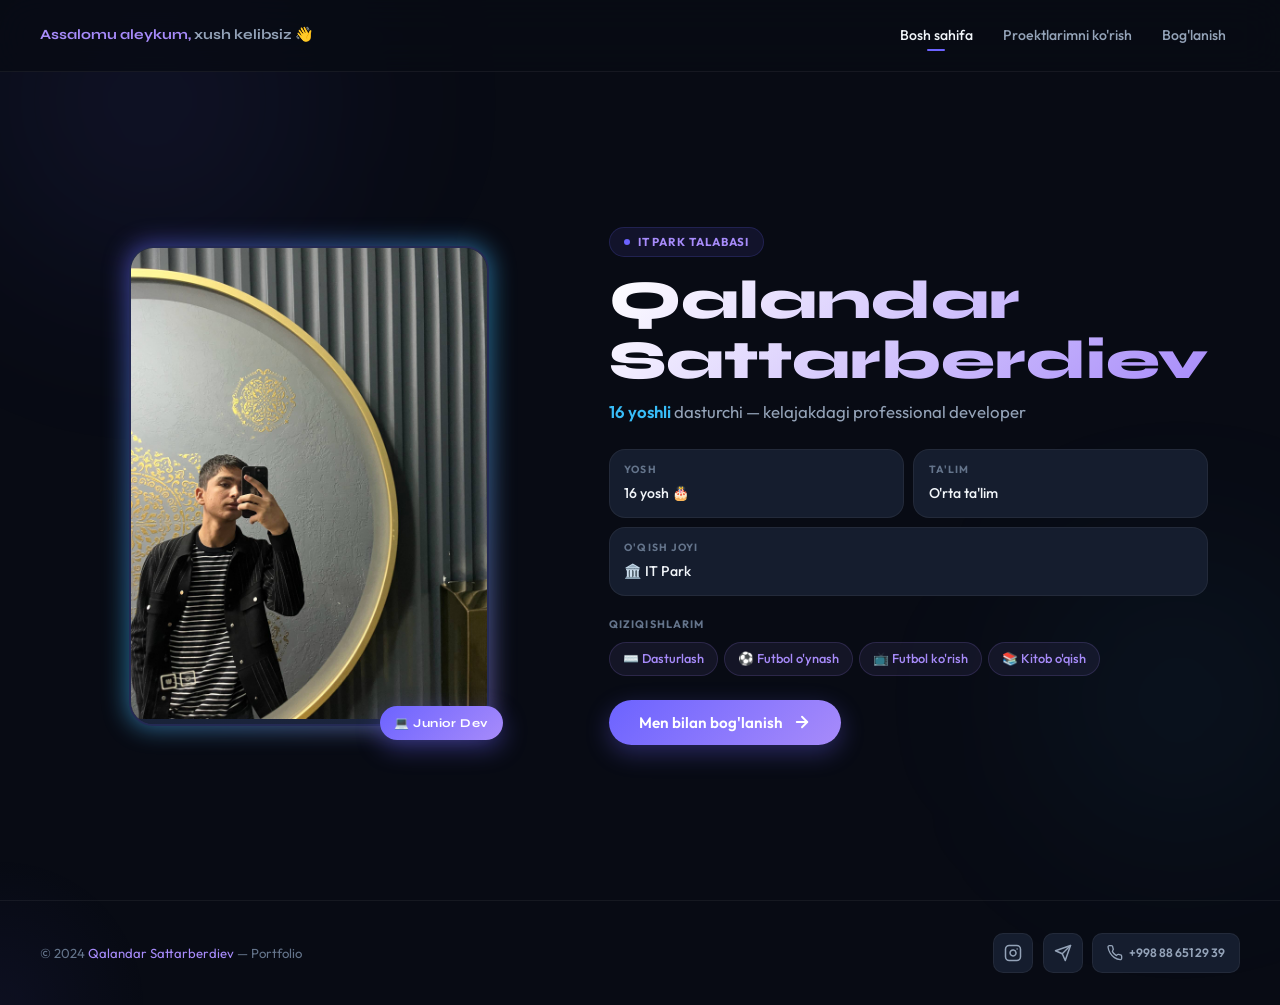
<file: index.html>
<!DOCTYPE html>
<html lang="uz">
<head>
<meta charset="UTF-8"/>
<meta name="viewport" content="width=device-width, initial-scale=1.0"/>
<title>Qalandar Sattarberdiev — Portfolio</title>
<link rel="preconnect" href="https://fonts.googleapis.com"/>
<link rel="preconnect" href="https://fonts.gstatic.com" crossorigin/>
<link href="https://fonts.googleapis.com/css2?family=Syne:wght@700;800&family=Outfit:wght@400;500;600&display=swap" rel="stylesheet"/>
<style>
/* ===== VARIABLES ===== */
:root {
  --bg:#080b14; --bg2:#0d1120; --surface:#151d2e; --surface2:#1c2640;
  --accent:#6c63ff; --accent2:#a78bfa; --accent3:#38bdf8;
  --text:#f1f5f9; --text2:#94a3b8; --text3:#64748b;
  --border:rgba(108,99,255,0.18); --border2:rgba(255,255,255,0.06);
  --radius:16px; --radius2:24px;
  --font-d:'Syne',sans-serif; --font-b:'Outfit',sans-serif;
  --ease:0.3s cubic-bezier(0.4,0,0.2,1);
  --hh:64px; /* header height */
}

/* ===== RESET ===== */
*,*::before,*::after{box-sizing:border-box;margin:0;padding:0}
html{scroll-behavior:smooth;-webkit-text-size-adjust:100%}
body{font-family:var(--font-b);background:var(--bg);color:var(--text);min-height:100vh;overflow-x:hidden;line-height:1.6}
a{text-decoration:none;color:inherit}
img{max-width:100%;height:auto;display:block}
button{cursor:pointer;font-family:inherit;border:none;background:none}
::-webkit-scrollbar{width:5px}
::-webkit-scrollbar-track{background:var(--bg)}
::-webkit-scrollbar-thumb{background:var(--accent);border-radius:3px}

/* ===== BG BLOBS ===== */
.blob{position:fixed;border-radius:50%;filter:blur(90px);pointer-events:none;z-index:0;animation:blobf 8s ease-in-out infinite alternate}
.blob1{width:min(500px,80vw);height:min(500px,80vw);background:radial-gradient(circle,rgba(108,99,255,.12),transparent 70%);top:-150px;left:-100px}
.blob2{width:min(400px,70vw);height:min(400px,70vw);background:radial-gradient(circle,rgba(56,189,248,.08),transparent 70%);bottom:0;right:-100px;animation-delay:-3s}
@keyframes blobf{to{transform:translateY(-28px) scale(1.04)}}

/* ===== HEADER ===== */
header{
  position:fixed;top:0;left:0;right:0;z-index:1000;
  height:var(--hh);padding:0 clamp(1rem,4vw,2rem);
  background:rgba(8,11,20,.82);
  backdrop-filter:blur(20px);-webkit-backdrop-filter:blur(20px);
  border-bottom:1px solid var(--border2);
  transition:background .3s,box-shadow .3s;
}
header.scrolled{background:rgba(8,11,20,.97);box-shadow:0 8px 32px rgba(0,0,0,.5)}
.h-inner{max-width:1200px;margin:0 auto;height:100%;display:flex;align-items:center;justify-content:space-between;gap:1rem}

.h-greeting{font-family:var(--font-d);font-size:clamp(.7rem,1.4vw,.88rem);font-weight:700;color:var(--text2);white-space:nowrap;display:none}
.h-greeting span{color:var(--accent2)}
.h-brand{font-family:var(--font-d);font-size:1rem;font-weight:800;background:linear-gradient(135deg,var(--accent),var(--accent2));-webkit-background-clip:text;-webkit-text-fill-color:transparent;background-clip:text;flex:1}

/* Desktop nav */
nav{display:none;align-items:center;gap:.2rem}
.nl{font-family:var(--font-b);font-size:.88rem;font-weight:500;color:var(--text2);padding:.45rem .85rem;border-radius:8px;transition:color var(--ease);position:relative;white-space:nowrap}
.nl::after{content:'';position:absolute;bottom:3px;left:50%;transform:translateX(-50%) scaleX(0);width:18px;height:2px;background:var(--accent);border-radius:2px;transition:transform var(--ease)}
.nl:hover,.nl.active{color:var(--text)}
.nl:hover::after,.nl.active::after{transform:translateX(-50%) scaleX(1)}

/* ===== HAMBURGER ===== */
.hbg{
  display:flex;flex-direction:column;justify-content:center;
  gap:5px;padding:8px;width:40px;height:40px;flex-shrink:0;
  background:rgba(108,99,255,.1);border:1px solid var(--border);
  border-radius:10px;transition:background var(--ease),border-color var(--ease);
}
.hbg:hover{background:rgba(108,99,255,.18);border-color:var(--border)}
.hbg span{
  display:block;width:20px;height:2px;
  background:var(--text);border-radius:2px;
  transition:transform .3s ease,opacity .3s ease;
  transform-origin:center;
}
/* X animation */
.hbg.open span:nth-child(1){transform:translateY(7px) rotate(45deg)}
.hbg.open span:nth-child(2){opacity:0;transform:scaleX(0)}
.hbg.open span:nth-child(3){transform:translateY(-7px) rotate(-45deg)}

/* ===== MOBILE NAV ===== */
.mnav{
  display:flex;flex-direction:column;gap:.3rem;
  position:fixed;top:var(--hh);left:0;right:0;
  background:rgba(8,11,20,.98);
  backdrop-filter:blur(28px);-webkit-backdrop-filter:blur(28px);
  border-bottom:1px solid var(--border2);
  padding:1rem 1.25rem 1.75rem;
  z-index:998;
  /* HIDDEN STATE */
  visibility:hidden;
  opacity:0;
  transform:translateY(-14px);
  pointer-events:none;
  transition:opacity .28s cubic-bezier(.4,0,.2,1),
             transform .28s cubic-bezier(.4,0,.2,1),
             visibility 0s linear .28s;
}
/* OPEN STATE */
.mnav.open{
  visibility:visible;
  opacity:1;
  transform:translateY(0);
  pointer-events:auto;
  transition:opacity .28s cubic-bezier(.4,0,.2,1),
             transform .28s cubic-bezier(.4,0,.2,1),
             visibility 0s linear 0s;
}
.mnav-top{
  font-family:var(--font-d);font-size:.72rem;font-weight:700;
  color:var(--accent2);letter-spacing:.1em;text-transform:uppercase;
  padding:.2rem .5rem .4rem;opacity:.7;
}
.mnav-line{height:1px;background:var(--border2);margin-bottom:.3rem}
.mnav .nl{
  display:flex;align-items:center;gap:.7rem;
  font-size:1rem;font-weight:500;
  padding:.9rem 1rem;border-radius:12px;
  border:1px solid transparent;color:var(--text2);
  transition:background var(--ease),border-color var(--ease),color var(--ease),transform .2s;
}
.mnav .nl::after{display:none}
.mnav .nl:hover{color:var(--text);background:rgba(108,99,255,.08);border-color:var(--border);transform:translateX(4px)}
.mnav .nl.active{color:var(--text);background:rgba(108,99,255,.12);border-color:rgba(108,99,255,.25)}

/* Overlay backdrop */
.moverlay{
  position:fixed;inset:0;top:var(--hh);
  background:rgba(0,0,0,.55);
  backdrop-filter:blur(2px);-webkit-backdrop-filter:blur(2px);
  z-index:997;
  visibility:hidden;opacity:0;
  transition:opacity .28s ease,visibility 0s linear .28s;
}
.moverlay.open{visibility:visible;opacity:1;transition:opacity .28s ease,visibility 0s linear 0s}

/* ===== MAIN ===== */
main{position:relative;z-index:1;padding-top:var(--hh)}
.page{display:none}
.page.active{display:block}
.wrap{max-width:1200px;margin:0 auto;padding:clamp(2rem,5vw,5rem) clamp(1rem,5vw,2rem)}

/* ===== HOME ===== */
.home-sec{min-height:calc(100svh - var(--hh));display:flex;align-items:center}
.hgrid{display:grid;grid-template-columns:1fr;gap:clamp(1.5rem,4vw,2.5rem);align-items:center;width:100%}
.img-side{display:flex;justify-content:center;order:-1;animation:fadeL .75s ease both}
.pcard{position:relative;width:100%;max-width:clamp(180px,50vw,280px)}
.pglow{position:absolute;inset:-2px;border-radius:var(--radius2);background:linear-gradient(135deg,var(--accent),var(--accent3),var(--accent2));opacity:.55;filter:blur(12px);z-index:0;animation:gp 3s ease-in-out infinite}
@keyframes gp{0%,100%{opacity:.38;filter:blur(12px)}50%{opacity:.68;filter:blur(22px)}}
.pimgw{position:relative;z-index:1;border-radius:var(--radius2);overflow:hidden;border:2px solid var(--border);background:var(--surface);aspect-ratio:3/4}
.pph{width:100%;height:100%;min-height:200px;background:linear-gradient(135deg,var(--surface),var(--surface2));display:flex;flex-direction:column;align-items:center;justify-content:center;gap:.75rem;color:var(--text3)}
.pph svg{opacity:.35;width:clamp(40px,10vw,70px);height:auto}
.pbadge{position:absolute;bottom:-12px;right:-10px;background:linear-gradient(135deg,var(--accent),var(--accent2));color:#fff;font-family:var(--font-d);font-size:clamp(.6rem,1.5vw,.75rem);font-weight:700;padding:.45rem .85rem;border-radius:50px;letter-spacing:.05em;box-shadow:0 8px 24px rgba(108,99,255,.4);z-index:2;white-space:nowrap}

.info-side{text-align:center;animation:fadeR .75s ease both .18s}
.tag{display:inline-flex;align-items:center;gap:.5rem;background:rgba(108,99,255,.1);border:1px solid var(--border);color:var(--accent2);font-size:.72rem;font-weight:700;padding:.3rem .85rem;border-radius:50px;margin-bottom:.85rem;letter-spacing:.08em;text-transform:uppercase}
.tagdot{width:6px;height:6px;background:var(--accent);border-radius:50%;animation:pulse 2s infinite}
@keyframes pulse{0%,100%{opacity:1;transform:scale(1)}50%{opacity:.45;transform:scale(.75)}}
.hname{font-family:var(--font-d);font-size:clamp(1.8rem,6vw,3.4rem);font-weight:800;line-height:1.1;margin-bottom:.5rem;background:linear-gradient(135deg,#fff,var(--accent2));-webkit-background-clip:text;-webkit-text-fill-color:transparent;background-clip:text}
.hsub{font-size:clamp(.88rem,2vw,1.05rem);color:var(--text2);margin-bottom:1.5rem}
.hsub strong{color:var(--accent3);font-weight:600}

.igrid{display:grid;grid-template-columns:1fr 1fr;gap:.6rem;margin-bottom:1.25rem}
.iitem{background:var(--surface);border:1px solid var(--border2);border-radius:var(--radius);padding:.75rem .9rem;transition:border-color var(--ease),background var(--ease),transform var(--ease)}
.iitem:hover{border-color:var(--border);background:var(--surface2);transform:translateY(-2px)}
.iitem.s2{grid-column:span 2}
.ilabel{font-size:.65rem;font-weight:700;color:var(--text3);text-transform:uppercase;letter-spacing:.1em;margin-bottom:.2rem}
.ival{font-size:.88rem;font-weight:500;color:var(--text)}

.int-sec{margin-bottom:1.5rem}
.int-title{font-size:.68rem;font-weight:700;color:var(--text3);text-transform:uppercase;letter-spacing:.1em;margin-bottom:.55rem}
.int-tags{display:flex;flex-wrap:wrap;gap:.4rem;justify-content:center}
.itag{display:inline-flex;align-items:center;gap:.32rem;background:rgba(167,139,250,.08);border:1px solid rgba(167,139,250,.16);color:var(--accent2);font-size:.8rem;font-weight:500;padding:.35rem .8rem;border-radius:50px;transition:background var(--ease),border-color var(--ease),transform var(--ease)}
.itag:hover{background:rgba(167,139,250,.16);border-color:rgba(167,139,250,.32);transform:translateY(-2px)}

.btn{display:inline-flex;align-items:center;justify-content:center;gap:.6rem;width:100%;background:linear-gradient(135deg,var(--accent),var(--accent2));color:#fff;font-family:var(--font-b);font-size:.95rem;font-weight:600;padding:.82rem 1.9rem;border-radius:50px;border:none;cursor:pointer;transition:transform var(--ease),box-shadow var(--ease);box-shadow:0 8px 24px rgba(108,99,255,.32);position:relative;overflow:hidden}
.btn::before{content:'';position:absolute;inset:0;background:linear-gradient(135deg,var(--accent2),var(--accent));opacity:0;transition:opacity var(--ease)}
.btn:hover{transform:translateY(-3px);box-shadow:0 14px 36px rgba(108,99,255,.48)}
.btn:hover::before{opacity:1}
.btn span,.btn svg{position:relative;z-index:1}

/* ===== PROJECTS ===== */
.phead{text-align:center;margin-bottom:clamp(1.75rem,5vw,3.5rem)}
.eyebrow{display:inline-block;font-size:.72rem;font-weight:700;letter-spacing:.15em;text-transform:uppercase;color:var(--accent);margin-bottom:.6rem}
.stitle{font-family:var(--font-d);font-size:clamp(1.6rem,5vw,2.8rem);font-weight:800;line-height:1.2;background:linear-gradient(135deg,#fff,var(--accent2));-webkit-background-clip:text;-webkit-text-fill-color:transparent;background-clip:text;margin-bottom:.75rem}
.sdesc{color:var(--text2);font-size:.93rem;max-width:460px;margin:0 auto}

.pgrid{display:grid;grid-template-columns:1fr;gap:.9rem}
.pc{width:100%;aspect-ratio:1;position:relative;border-radius:var(--radius);overflow:hidden;cursor:pointer;border:1px solid var(--border2);transition:transform .4s cubic-bezier(.4,0,.2,1),box-shadow .4s ease;min-height:140px}
.pcbg{position:absolute;inset:0;background-size:cover;background-position:center;transition:transform .6s cubic-bezier(.4,0,.2,1)}
.pcov{position:absolute;inset:0;background:linear-gradient(to top,rgba(8,11,20,.95),rgba(8,11,20,.3) 50%,transparent)}
.pcovh{position:absolute;inset:0;background:linear-gradient(135deg,rgba(108,99,255,.55),rgba(56,189,248,.38));opacity:0;transition:opacity var(--ease)}
.pcc{position:absolute;bottom:0;left:0;right:0;padding:.9rem .85rem;transform:translateY(4px);transition:transform var(--ease)}
.pcnum{font-size:.6rem;font-weight:700;letter-spacing:.1em;color:var(--accent2);text-transform:uppercase;margin-bottom:.18rem;opacity:0;transform:translateY(6px);transition:opacity var(--ease),transform var(--ease)}
.pctit{font-family:var(--font-d);font-size:clamp(.82rem,2vw,.95rem);font-weight:700;color:#fff;line-height:1.3;margin-bottom:.25rem}
.pctag{font-size:.65rem;color:var(--text2);opacity:0;transform:translateY(6px);transition:opacity var(--ease) .08s,transform var(--ease) .08s}
.pcli{position:absolute;top:.8rem;right:.8rem;width:32px;height:32px;background:rgba(255,255,255,.1);border:1px solid rgba(255,255,255,.18);border-radius:50%;display:flex;align-items:center;justify-content:center;opacity:0;transform:scale(.8) rotate(-45deg);transition:opacity var(--ease),transform var(--ease);backdrop-filter:blur(4px)}
.pc:hover{transform:translateY(-6px) scale(1.01);box-shadow:0 18px 50px rgba(108,99,255,.28),0 0 0 1px rgba(108,99,255,.28)}
.pc:hover .pcbg{transform:scale(1.07)}
.pc:hover .pcovh{opacity:1}
.pc:hover .pcnum,.pc:hover .pctag{opacity:1;transform:translateY(0)}
.pc:hover .pcli{opacity:1;transform:scale(1) rotate(0)}
.pc:hover .pcc{transform:translateY(0)}
.bp1{background:linear-gradient(135deg,#1a1040,#2d1b69 50%,#0f172a)}
.bp2{background:linear-gradient(135deg,#0c2340,#164e63 50%,#0f172a)}
.bp3{background:linear-gradient(135deg,#1a0a0a,#7c2d12 50%,#0f172a)}
.bp4{background:linear-gradient(135deg,#0a1a0a,#14532d 50%,#0f172a)}
.bp5{background:linear-gradient(135deg,#1a0f2a,#581c87 50%,#0f172a)}
.bp6{background:linear-gradient(135deg,#1a1500,#713f12 50%,#0f172a)}
.pcpat{position:absolute;inset:0;display:flex;align-items:center;justify-content:center;font-size:clamp(2.5rem,8vw,4rem);opacity:.14;pointer-events:none}

/* ===== CONTACT ===== */
.csec{min-height:calc(100svh - var(--hh));display:flex;align-items:center;justify-content:center;padding:clamp(1.5rem,4vw,3rem) clamp(1rem,4vw,2rem)}
.cwrap{width:100%;max-width:660px}
.ccard{background:var(--surface);border:1px solid var(--border2);border-radius:var(--radius2);overflow:hidden}
.ctop{padding:clamp(1.5rem,5vw,3rem) clamp(1.25rem,5vw,3rem) clamp(1rem,3vw,2rem);text-align:center;border-bottom:1px solid var(--border2);position:relative}
.cglw{position:absolute;top:-60px;left:50%;transform:translateX(-50%);width:300px;height:180px;background:radial-gradient(ellipse,rgba(108,99,255,.2),transparent 70%);pointer-events:none}
.cav{width:clamp(56px,12vw,80px);height:clamp(56px,12vw,80px);border-radius:50%;background:linear-gradient(135deg,var(--accent),var(--accent2));display:flex;align-items:center;justify-content:center;margin:0 auto 1rem;font-family:var(--font-d);font-size:clamp(1.2rem,4vw,1.8rem);font-weight:800;color:#fff;box-shadow:0 8px 32px rgba(108,99,255,.4)}
.cbot{padding:clamp(1.1rem,4vw,2.5rem) clamp(1.1rem,5vw,3rem);display:flex;flex-direction:column;gap:.8rem}
.ci{display:flex;align-items:center;gap:.9rem;padding:clamp(.8rem,2.5vw,1.25rem) clamp(.9rem,3vw,1.5rem);background:var(--bg2);border:1px solid var(--border2);border-radius:var(--radius);cursor:pointer;transition:border-color var(--ease),background var(--ease),transform var(--ease),box-shadow var(--ease)}
.ci:hover{border-color:var(--border);background:rgba(108,99,255,.06);transform:translateX(5px);box-shadow:0 0 40px rgba(108,99,255,.25)}
.ciw{width:clamp(38px,8vw,48px);height:clamp(38px,8vw,48px);border-radius:11px;display:flex;align-items:center;justify-content:center;flex-shrink:0}
.cip{background:rgba(56,189,248,.12);color:var(--accent3)}
.cie{background:rgba(108,99,255,.12);color:var(--accent)}
.cil{font-size:.65rem;font-weight:700;color:var(--text3);text-transform:uppercase;letter-spacing:.1em;margin-bottom:.12rem}
.civ{font-size:clamp(.78rem,2.5vw,1rem);font-weight:500;color:var(--text);font-family:var(--font-d);word-break:break-all}
.cia{margin-left:auto;color:var(--text3);flex-shrink:0;transition:color var(--ease),transform var(--ease)}
.ci:hover .cia{color:var(--accent2);transform:translateX(4px)}

/* ===== FOOTER ===== */
footer{position:relative;z-index:1;border-top:1px solid var(--border2);padding:clamp(1.1rem,3vw,2rem) clamp(1rem,4vw,2rem)}
.fin{max-width:1200px;margin:0 auto;display:flex;flex-direction:column;align-items:center;gap:1rem;text-align:center}
.fcopy{font-size:.82rem;color:var(--text3)}
.fcopy span{color:var(--accent2)}
.fsoc{display:flex;align-items:center;gap:.6rem;flex-wrap:wrap;justify-content:center}
.sb{display:flex;align-items:center;justify-content:center;width:40px;height:40px;border-radius:10px;background:var(--surface);border:1px solid var(--border2);color:var(--text2);flex-shrink:0;position:relative;overflow:hidden;transition:border-color var(--ease),transform var(--ease),box-shadow var(--ease)}
.sb::before{content:'';position:absolute;inset:0;background:linear-gradient(135deg,var(--accent),var(--accent2));opacity:0;transition:opacity var(--ease)}
.sb svg{position:relative;z-index:1;transition:color var(--ease)}
.sb:hover{border-color:transparent;transform:translateY(-3px);box-shadow:0 8px 20px rgba(108,99,255,.32)}
.sb:hover::before{opacity:1}
.sb:hover svg{color:#fff}
.sbph{width:auto;padding:0 .85rem;font-size:.76rem;font-weight:600;gap:.4rem;white-space:nowrap}

/* ===== ANIMATIONS ===== */
@keyframes fadeL{from{opacity:0;transform:translateX(-28px)}to{opacity:1;transform:none}}
@keyframes fadeR{from{opacity:0;transform:translateX(28px)}to{opacity:1;transform:none}}
@keyframes fadeU{from{opacity:0;transform:translateY(24px)}to{opacity:1;transform:none}}
.fiu{animation:fadeU .65s ease both}

/* ===== CURSOR GLOW ===== */
#cglow{position:fixed;width:300px;height:300px;border-radius:50%;pointer-events:none;z-index:0;background:radial-gradient(circle,rgba(108,99,255,.055),transparent 70%);transform:translate(-50%,-50%);transition:left .12s ease,top .12s ease;will-change:left,top}

/* ===== BREAKPOINTS ===== */
@media(min-width:480px){.pgrid{grid-template-columns:repeat(2,1fr)}}
@media(min-width:600px){.h-greeting{display:block}}
@media(min-width:768px){
  :root{--hh:72px}
  nav{display:flex}
  .hbg{display:none}
  /* Force mobile nav COMPLETELY off on desktop */
  .mnav,.mnav.open{visibility:hidden!important;opacity:0!important;pointer-events:none!important;transform:translateY(-14px)!important}
  .moverlay,.moverlay.open{visibility:hidden!important;opacity:0!important}
  .h-brand{display:none}
  .hgrid{grid-template-columns:1fr 1fr;gap:clamp(2.5rem,5vw,4rem)}
  .img-side{order:0}
  .info-side{text-align:left}
  .int-tags{justify-content:flex-start}
  .btn{width:auto}
  .pcard{max-width:300px}
  .pph{min-height:320px}
  .pbadge{bottom:-14px;right:-14px}
  .pgrid{grid-template-columns:repeat(3,1fr)}
  .fin{flex-direction:row;justify-content:space-between;text-align:left}
  .fsoc{justify-content:flex-end}
}
@media(min-width:1024px){
  .pgrid{grid-template-columns:repeat(4,1fr)}
  .pcard{max-width:360px}
  .pph{min-height:400px}
}
@media(max-width:359px){
  .igrid{grid-template-columns:1fr}
  .iitem.s2{grid-column:span 1}
}
</style>
</head>
<body>

<div class="blob blob1"></div>
<div class="blob blob2"></div>

<!-- ===== HEADER ===== -->
<header id="hdr">
  <div class="h-inner">
    <div class="h-greeting"><span>Assalomu aleykum,</span> xush kelibsiz 👋</div>
    <div class="h-brand">QS</div>
    <nav>
      <a href="#" class="nl active" data-page="home">Bosh sahifa</a>
      <a href="#" class="nl" data-page="projects">Proektlarimni ko'rish</a>
      <a href="#" class="nl" data-page="contact">Bog'lanish</a>
    </nav>
    <button class="hbg" id="hbg" aria-label="Menyuni ochish" aria-expanded="false">
      <span></span><span></span><span></span>
    </button>
  </div>
</header>

<!-- ===== MOBILE NAV ===== -->
<div class="mnav" id="mnav">
  <div class="mnav-top">Menyu</div>
  <div class="mnav-line"></div>
  <a href="#" class="nl active" data-page="home">🏠 Bosh sahifa</a>
  <a href="#" class="nl" data-page="projects">💼 Proektlarimni ko'rish</a>
  <a href="#" class="nl" data-page="contact">📬 Bog'lanish</a>
</div>
<div class="moverlay" id="mov"></div>

<!-- ===== MAIN ===== -->
<main>

  <!-- HOME -->
  <div class="page active" id="page-home">
    <section class="home-sec">
      <div class="wrap">
        <div class="hgrid">
          <div class="img-side">
            <div class="pcard">
              <div class="pglow"></div>
              <div class="pimgw">
                <div class="pph">
                  <svg viewBox="0 0 80 80" fill="none" xmlns="http://www.w3.org/2000/svg">
                    <circle cx="40" cy="30" r="20" fill="currentColor"/>
                    <ellipse cx="40" cy="72" rx="32" ry="20" fill="currentColor"/>
                  </svg>
                  <span style="margin-bottom: 20px;"><img src="image/photo_2026-04-04_16-23-13.jpg" alt=""></span>
                </div>
              </div>
              <div class="pbadge">💻 Junior Dev</div>
            </div>
          </div>
          <div class="info-side">
            <div class="tag"><span class="tagdot"></span>IT Park talabasi</div>
            <h1 class="hname">Qalandar<br>Sattarberdiev</h1>
            <p class="hsub"><strong>16 yoshli</strong> dasturchi — kelajakdagi professional developer</p>
            <div class="igrid">
              <div class="iitem"><div class="ilabel">Yosh</div><div class="ival">16 yosh 🎂</div></div>
              <div class="iitem"><div class="ilabel">Ta'lim</div><div class="ival">O'rta ta'lim</div></div>
              <div class="iitem s2"><div class="ilabel">O'qish joyi</div><div class="ival">🏛️ IT Park</div></div>
            </div>
            <div class="int-sec">
              <div class="int-title">Qiziqishlarim</div>
              <div class="int-tags">
                <span class="itag">⌨️ Dasturlash</span>
                <span class="itag">⚽ Futbol o'ynash</span>
                <span class="itag">📺 Futbol ko'rish</span>
                <span class="itag">📚 Kitob o'qish</span>
              </div>
            </div>
            <button class="btn" data-page="contact">
              <span>Men bilan bog'lanish</span>
              <svg width="18" height="18" viewBox="0 0 24 24" fill="none" stroke="currentColor" stroke-width="2.5" stroke-linecap="round" stroke-linejoin="round"><line x1="5" y1="12" x2="19" y2="12"/><polyline points="12 5 19 12 12 19"/></svg>
            </button>
          </div>
        </div>
      </div>
    </section>
  </div>

  <!-- PROJECTS -->
  <div class="page" id="page-projects">
    <section>
      <div class="wrap">
        <div class="phead fiu">
          <div class="eyebrow">Portfolio</div>
          <h2 class="stitle">Mening Proektlarim</h2>
          <p class="sdesc">Dasturlash yo'lida yaratilgan ishlarim — har biri yangi ko'nikma va tajriba</p>
        </div>
        <div class="pgrid">
          <div class="pc" data-link="menyu.html" onclick="openProject(this)">
            <div class="pcbg bp1"><div class="pcpat"><img src="image/ChatGPT Image Apr 22, 2026, 09_34_48 PM.png" alt=""></div></div>
            <div class="pcov"></div><div class="pcovh"></div>
            <div class="pcli"><svg width="14" height="14" viewBox="0 0 24 24" fill="none" stroke="#fff" stroke-width="2.5"><line x1="7" y1="17" x2="17" y2="7"/><polyline points="7 7 17 7 17 17"/></svg></div>
            <div class="pcc"><div class="pcnum">01</div><div class="pctit">Restaran uchun sayt</div><div class="pctag">HTML · CSS</div></div>
          </div>
          <div class="pc" data-link="#" onclick="openProject(this)">
            <div class="pcbg bp2"><div class="pcpat">🧮</div></div>
            <div class="pcov"></div><div class="pcovh"></div>
            <div class="pcli"><svg width="14" height="14" viewBox="0 0 24 24" fill="none" stroke="#fff" stroke-width="2.5"><line x1="7" y1="17" x2="17" y2="7"/><polyline points="7 7 17 7 17 17"/></svg></div>
            <div class="pcc"><div class="pcnum">02</div><div class="pctit">Kalkulyator</div><div class="pctag">JavaScript</div></div>
          </div>
          <div class="pc" data-link="#" onclick="openProject(this)">
            <div class="pcbg bp3"><div class="pcpat">📝</div></div>
            <div class="pcov"></div><div class="pcovh"></div>
            <div class="pcli"><svg width="14" height="14" viewBox="0 0 24 24" fill="none" stroke="#fff" stroke-width="2.5"><line x1="7" y1="17" x2="17" y2="7"/><polyline points="7 7 17 7 17 17"/></svg></div>
            <div class="pcc"><div class="pcnum">03</div><div class="pctit">Todo App</div><div class="pctag">JavaScript</div></div>
          </div>
          <div class="pc" data-link="#" onclick="openProject(this)">
            <div class="pcbg bp4"><div class="pcpat">🎨</div></div>
            <div class="pcov"></div><div class="pcovh"></div>
            <div class="pcli"><svg width="14" height="14" viewBox="0 0 24 24" fill="none" stroke="#fff" stroke-width="2.5"><line x1="7" y1="17" x2="17" y2="7"/><polyline points="7 7 17 7 17 17"/></svg></div>
            <div class="pcc"><div class="pcnum">04</div><div class="pctit">Landing Page</div><div class="pctag">HTML · CSS</div></div>
          </div>
          <div class="pc" data-link="#" onclick="openProject(this)">
            <div class="pcbg bp5"><div class="pcpat">⚡</div></div>
            <div class="pcov"></div><div class="pcovh"></div>
            <div class="pcli"><svg width="14" height="14" viewBox="0 0 24 24" fill="none" stroke="#fff" stroke-width="2.5"><line x1="7" y1="17" x2="17" y2="7"/><polyline points="7 7 17 7 17 17"/></svg></div>
            <div class="pcc"><div class="pcnum">05</div><div class="pctit">Quiz App</div><div class="pctag">JS · DOM</div></div>
          </div>
          <div class="pc" data-link="#" onclick="openProject(this)">
            <div class="pcbg bp6"><div class="pcpat">🌤️</div></div>
            <div class="pcov"></div><div class="pcovh"></div>
            <div class="pcli"><svg width="14" height="14" viewBox="0 0 24 24" fill="none" stroke="#fff" stroke-width="2.5"><line x1="7" y1="17" x2="17" y2="7"/><polyline points="7 7 17 7 17 17"/></svg></div>
            <div class="pcc"><div class="pcnum">06</div><div class="pctit">Weather App</div><div class="pctag">API · JS</div></div>
          </div>
        </div>
      </div>
    </section>
  </div>

  <!-- CONTACT -->
  <div class="page" id="page-contact">
    <section class="csec">
      <div class="cwrap">
        <div class="ccard fiu">
          <div class="ctop">
            <div class="cglw"></div>
            <div class="cav">QS</div>
            <div class="eyebrow">Aloqa</div>
            <h2 class="stitle" style="font-size:2rem;margin-bottom:.5rem">Bog'lanish</h2>
            <p style="color:var(--text2);font-size:.95rem">Loyiha yoki hamkorlik uchun murojaat qiling</p>
          </div>
          <div class="cbot">
            <a href="tel:+998886512939" class="ci">
              <div class="ciw cip">
                <svg width="22" height="22" viewBox="0 0 24 24" fill="none" stroke="currentColor" stroke-width="2" stroke-linecap="round" stroke-linejoin="round"><path d="M22 16.92v3a2 2 0 0 1-2.18 2 19.79 19.79 0 0 1-8.63-3.07A19.5 19.5 0 0 1 4.69 12 19.79 19.79 0 0 1 1.61 3.38 2 2 0 0 1 3.58 1h3a2 2 0 0 1 2 1.72 12.84 12.84 0 0 0 .7 2.81 2 2 0 0 1-.45 2.11L8.09 9.91a16 16 0 0 0 6 6l1.27-1.27a2 2 0 0 1 2.11-.45 12.84 12.84 0 0 0 2.81.7A2 2 0 0 1 22 16.92z"/></svg>
              </div>
              <div><div class="cil">Telefon raqam</div><div class="civ">+998 88 651 29 39</div></div>
              <div class="cia"><svg width="18" height="18" viewBox="0 0 24 24" fill="none" stroke="currentColor" stroke-width="2.5"><line x1="5" y1="12" x2="19" y2="12"/><polyline points="12 5 19 12 12 19"/></svg></div>
            </a>
            <a href="mailto:qalandarsattarov9@gmail.com" class="ci">
              <div class="ciw cie">
                <svg width="22" height="22" viewBox="0 0 24 24" fill="none" stroke="currentColor" stroke-width="2" stroke-linecap="round" stroke-linejoin="round"><path d="M4 4h16c1.1 0 2 .9 2 2v12c0 1.1-.9 2-2 2H4c-1.1 0-2-.9-2-2V6c0-1.1.9-2 2-2z"/><polyline points="22,6 12,13 2,6"/></svg>
              </div>
              <div><div class="cil">Email manzil</div><div class="civ">qalandarsattarov9@gmail.com</div></div>
              <div class="cia"><svg width="18" height="18" viewBox="0 0 24 24" fill="none" stroke="currentColor" stroke-width="2.5"><line x1="5" y1="12" x2="19" y2="12"/><polyline points="12 5 19 12 12 19"/></svg></div>
            </a>
          </div>
        </div>
      </div>
    </section>
  </div>

</main>

<!-- FOOTER -->
<footer>
  <div class="fin">
    <div class="fcopy">© 2024 <span>Qalandar Sattarberdiev</span> — Portfolio</div>
    <div class="fsoc">
      <a href="https://instagram.com/sattarovv_lvl" target="_blank" class="sb" title="Instagram">
        <svg width="18" height="18" viewBox="0 0 24 24" fill="none" stroke="currentColor" stroke-width="2" stroke-linecap="round" stroke-linejoin="round"><rect x="2" y="2" width="20" height="20" rx="5" ry="5"/><path d="M16 11.37A4 4 0 1 1 12.63 8 4 4 0 0 1 16 11.37z"/><line x1="17.5" y1="6.5" x2="17.51" y2="6.5"/></svg>
      </a>
      <a href="https://t.me/sattarov_lv" target="_blank" class="sb" title="Telegram">
        <svg width="18" height="18" viewBox="0 0 24 24" fill="none" stroke="currentColor" stroke-width="2" stroke-linecap="round" stroke-linejoin="round"><line x1="22" y1="2" x2="11" y2="13"/><polygon points="22 2 15 22 11 13 2 9 22 2"/></svg>
      </a>
      <a href="tel:+998886512939" class="sb sbph" title="Call">
        <svg width="16" height="16" viewBox="0 0 24 24" fill="none" stroke="currentColor" stroke-width="2" stroke-linecap="round" stroke-linejoin="round"><path d="M22 16.92v3a2 2 0 0 1-2.18 2 19.79 19.79 0 0 1-8.63-3.07A19.5 19.5 0 0 1 4.69 12 19.79 19.79 0 0 1 1.61 3.38 2 2 0 0 1 3.58 1h3a2 2 0 0 1 2 1.72c.127.96.361 1.903.7 2.81a2 2 0 0 1-.45 2.11L8.09 9.91a16 16 0 0 0 6 6l1.27-1.27a2 2 0 0 1 2.11-.45c.907.339 1.85.573 2.81.7A2 2 0 0 1 22 16.92z"/></svg>
        <span>+998 88 651 29 39</span>
      </a>
    </div>
  </div>
</footer>

<!-- =============================================
     JAVASCRIPT — inline, no external file needed
============================================== -->
<script>
(function() {

  /* ── Elements ── */
  var hdr   = document.getElementById('hdr');
  var hbg   = document.getElementById('hbg');
  var mnav  = document.getElementById('mnav');
  var mov   = document.getElementById('mov');

  /* ══════════════════════════════
     BURGER MENU
  ══════════════════════════════ */
  function menuOpen() {
    hbg.classList.add('open');
    mnav.classList.add('open');
    mov.classList.add('open');
    hbg.setAttribute('aria-expanded', 'true');
    hbg.setAttribute('aria-label', 'Menyuni yopish');
    document.body.style.overflow = 'hidden';
  }

  function menuClose() {
    hbg.classList.remove('open');
    mnav.classList.remove('open');
    mov.classList.remove('open');
    hbg.setAttribute('aria-expanded', 'false');
    hbg.setAttribute('aria-label', 'Menyuni ochish');
    document.body.style.overflow = '';
  }

  /* Hamburger button click */
  hbg.addEventListener('click', function(e) {
    e.stopPropagation();
    if (mnav.classList.contains('open')) {
      menuClose();
    } else {
      menuOpen();
    }
  });

  /* Overlay click → close */
  mov.addEventListener('click', menuClose);

  /* Click anywhere outside → close */
  document.addEventListener('click', function(e) {
    if (mnav.classList.contains('open') &&
        !mnav.contains(e.target) &&
        !hbg.contains(e.target)) {
      menuClose();
    }
  });

  /* ESC key → close */
  document.addEventListener('keydown', function(e) {
    if (e.key === 'Escape') menuClose();
  });

  /* Resize to desktop → close + reset body scroll */
  window.addEventListener('resize', function() {
    if (window.innerWidth >= 768) menuClose();
  });

  /* ══════════════════════════════
     STICKY HEADER
  ══════════════════════════════ */
  window.addEventListener('scroll', function() {
    hdr.classList.toggle('scrolled', window.scrollY > 16);
  }, { passive: true });

  /* ══════════════════════════════
     PAGE ROUTER
  ══════════════════════════════ */
  var PAGES = ['home', 'projects', 'contact'];

  function goTo(id) {
    if (PAGES.indexOf(id) === -1) id = 'home';

    /* Hide all pages */
    var pages = document.querySelectorAll('.page');
    for (var i = 0; i < pages.length; i++) pages[i].classList.remove('active');

    /* Show target */
    var target = document.getElementById('page-' + id);
    if (target) {
      target.classList.add('active');
      /* Re-run fade-in-up animations */
      var fius = target.querySelectorAll('.fiu');
      for (var j = 0; j < fius.length; j++) {
        fius[j].style.animation = 'none';
        fius[j].offsetHeight; /* reflow */
        fius[j].style.animation = '';
      }
      if (id === 'projects') setTimeout(staggerCards, 60);
    }

    /* Sync all nav links */
    var links = document.querySelectorAll('[data-page]');
    for (var k = 0; k < links.length; k++) {
      if (links[k].dataset.page === id) {
        links[k].classList.add('active');
      } else {
        links[k].classList.remove('active');
      }
    }

    menuClose();
    window.scrollTo({ top: 0, behavior: 'smooth' });

    try { history.pushState(null, '', '#' + id); } catch(e) {}
  }

  /* Attach click to every [data-page] element */
  var allLinks = document.querySelectorAll('[data-page]');
  for (var l = 0; l < allLinks.length; l++) {
    allLinks[l].addEventListener('click', function(e) {
      e.preventDefault();
      goTo(this.dataset.page);
    });
  }

  /* Hash routing */
  window.addEventListener('popstate', function() {
    var h = location.hash.replace('#', '');
    goTo(PAGES.indexOf(h) !== -1 ? h : 'home');
  });

  /* Initial load */
  var initHash = location.hash.replace('#', '');
  if (PAGES.indexOf(initHash) !== -1) goTo(initHash);

  /* ══════════════════════════════
     PROJECT CARDS STAGGER
  ══════════════════════════════ */
  function staggerCards() {
    var cards = document.querySelectorAll('.pc');
    for (var i = 0; i < cards.length; i++) {
      (function(card, idx) {
        card.style.opacity = '0';
        card.style.transform = 'translateY(18px)';
        card.style.transition = 'none';
        setTimeout(function() {
          card.style.transition = 'opacity .45s ease, transform .45s ease, box-shadow .4s ease';
          card.style.opacity = '1';
          card.style.transform = '';
        }, idx * 65);
      })(cards[i], i);
    }
  }

  /* ══════════════════════════════
     PROJECT CARD RIPPLE
  ══════════════════════════════ */
  window.openProject = function(card) {
    var link = card.dataset.link;
    if (link && link !== '#') { window.open(link, '_blank', 'noopener'); return; }
    var r = document.createElement('div');
    r.style.cssText = 'position:absolute;inset:0;border-radius:inherit;background:rgba(255,255,255,.1);animation:rpl .6s ease-out forwards;pointer-events:none;z-index:5';
    card.appendChild(r);
    setTimeout(function() { if (r.parentNode) r.parentNode.removeChild(r); }, 650);
  };
  /* Inject ripple keyframe */
  var rs = document.createElement('style');
  rs.textContent = '@keyframes rpl{from{opacity:1;transform:scale(.88)}to{opacity:0;transform:scale(1.06)}}';
  document.head.appendChild(rs);

  /* ══════════════════════════════
     CURSOR GLOW (desktop only)
  ══════════════════════════════ */
  if (!window.matchMedia('(pointer:coarse)').matches) {
    var cg = document.createElement('div');
    cg.id = 'cglow';
    document.body.appendChild(cg);
    document.addEventListener('mousemove', function(e) {
      cg.style.left = e.clientX + 'px';
      cg.style.top  = e.clientY + 'px';
    }, { passive: true });
  }

  /* ══════════════════════════════
     HOME ENTRANCE ANIMATION
  ══════════════════════════════ */
  var homeEls = document.querySelectorAll('.tag,.hname,.hsub,.iitem,.int-sec,.btn');
  for (var m = 0; m < homeEls.length; m++) {
    (function(el, idx) {
      el.style.opacity = '0';
      el.style.transform = 'translateY(12px)';
      el.style.transition = 'none';
      setTimeout(function() {
        el.style.transition = 'opacity .5s ease, transform .5s ease';
        el.style.opacity = '1';
        el.style.transform = '';
      }, 200 + idx * 85);
    })(homeEls[m], m);
  }

})();
</script>
</body>
</html>
</file>
